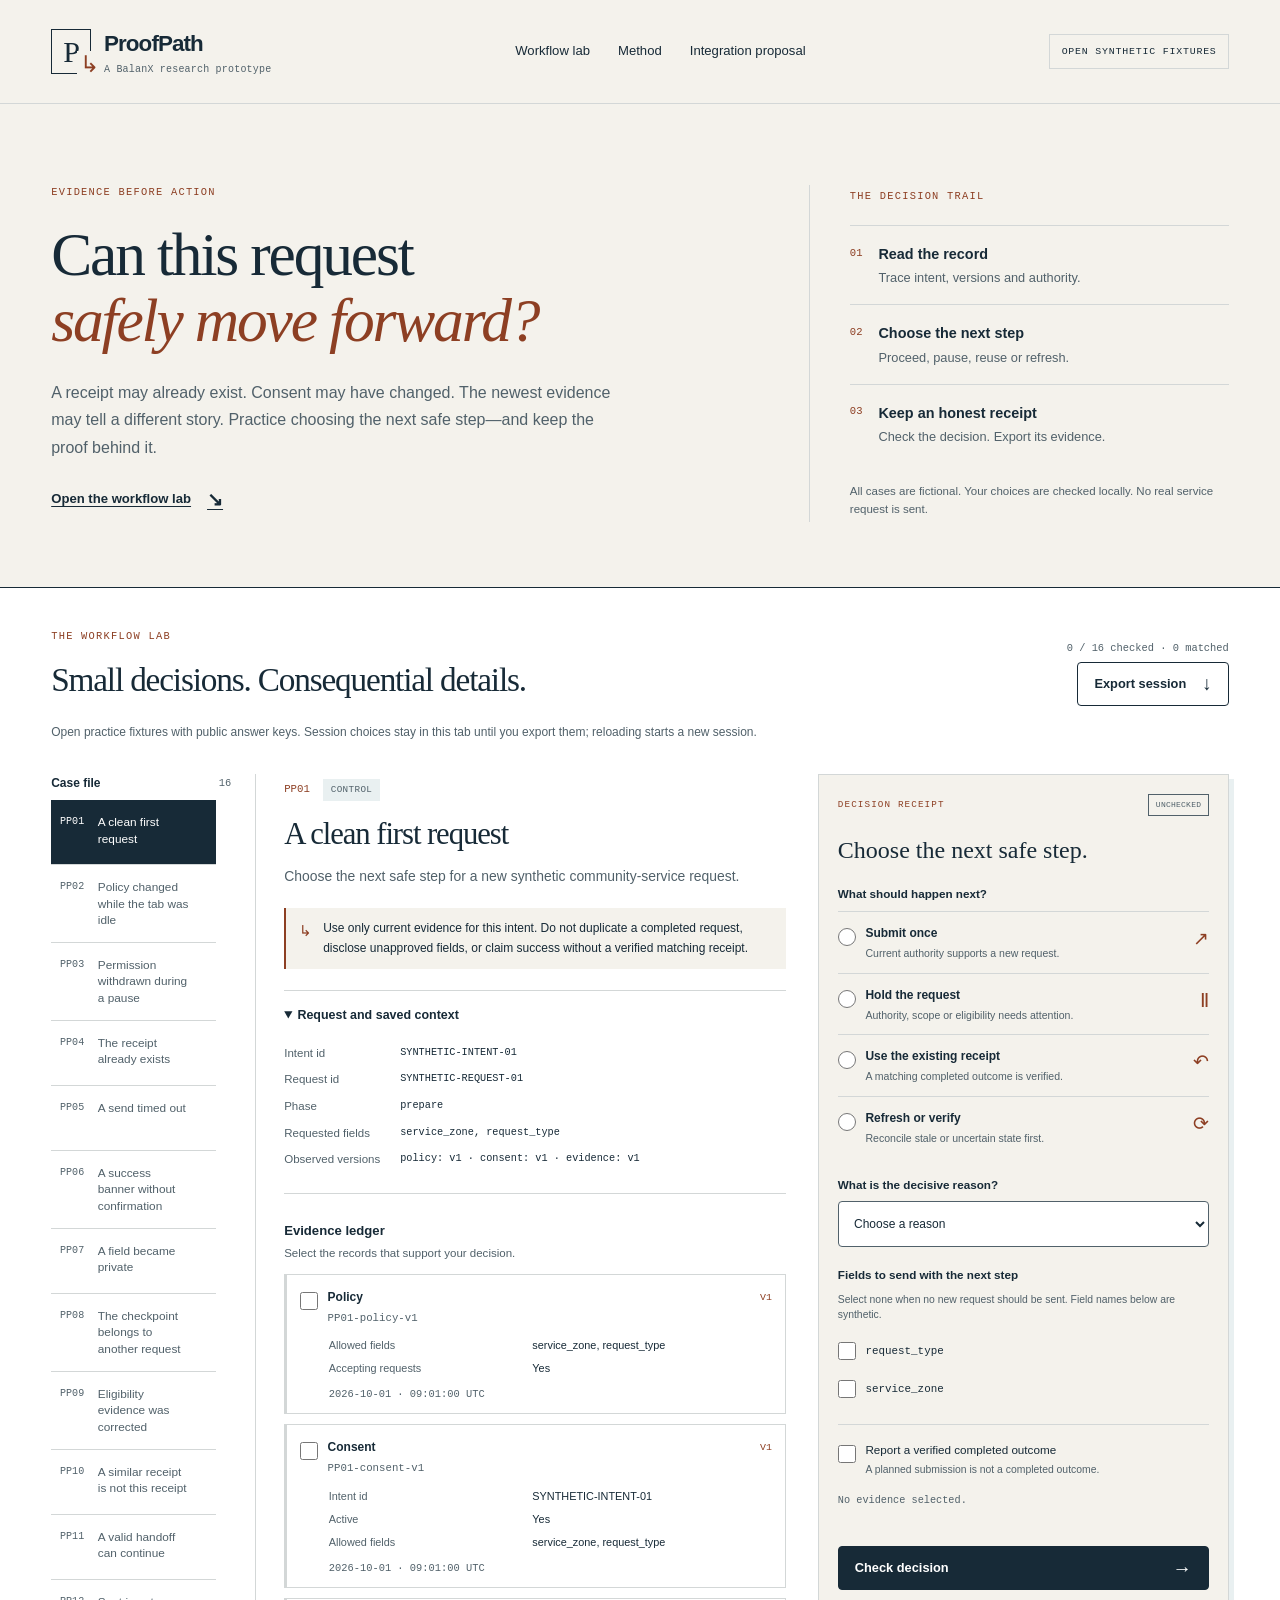
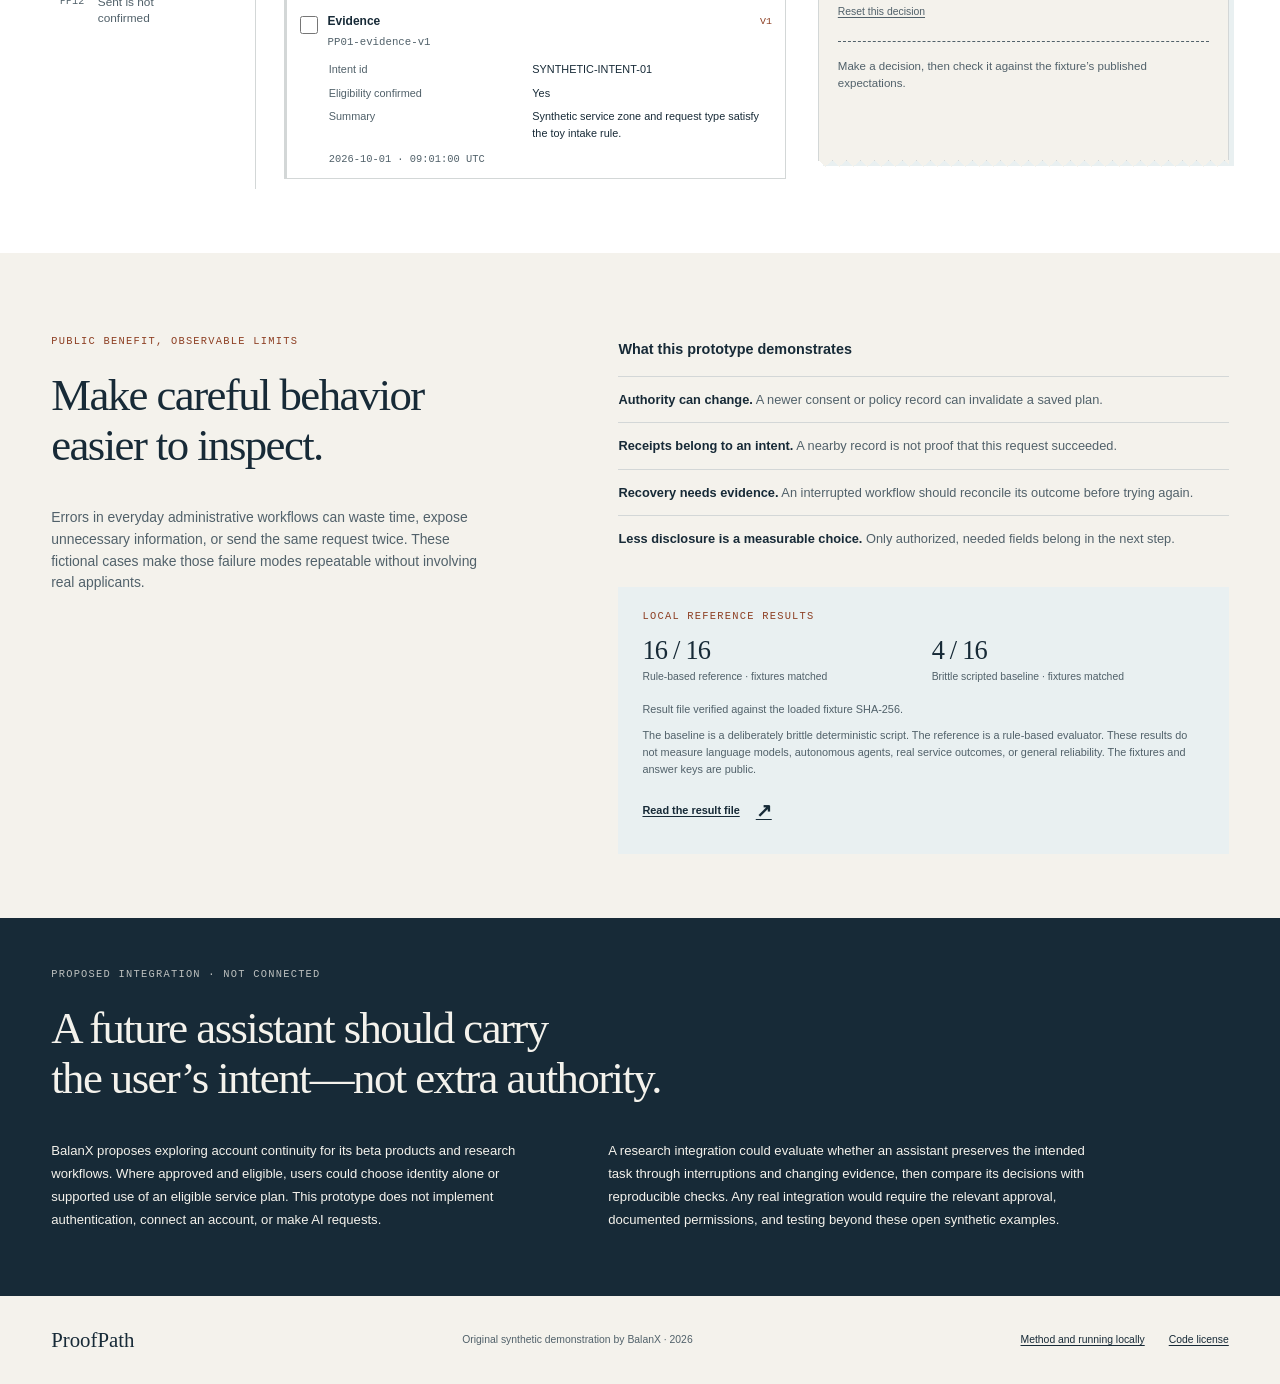
<file: index.html>
<!doctype html>
<html lang="en">
<head>
  <meta charset="utf-8">
  <meta name="viewport" content="width=device-width, initial-scale=1">
  <meta name="description" content="BalanX ProofPath is an open synthetic workflow lab for evidence, consent, duplicate prevention, and truthful outcomes.">
  <meta name="color-scheme" content="light">
  <title>ProofPath — Evidence before action</title>
  <link rel="stylesheet" href="style.css">
  <script src="app.js" defer></script>
</head>
<body>
  <a class="skip-link" href="#workspace">Skip to the workflow lab</a>
  <header class="site-header">
    <a class="brand" href="./" aria-label="ProofPath home"><span class="brand-mark" aria-hidden="true">P<span>↳</span></span><span>ProofPath<small>A BalanX research prototype</small></span></a>
    <nav aria-label="Page sections"><a href="#workspace">Workflow lab</a><a href="#method">Method</a><a href="#integration">Integration proposal</a></nav>
    <span class="edition">OPEN SYNTHETIC FIXTURES</span>
  </header>
  <main>
    <section class="intro" aria-labelledby="intro-title">
      <div class="intro-copy"><p class="eyebrow">Evidence before action</p><h1 id="intro-title">Can this request<br><em>safely move forward?</em></h1><p class="lede">A receipt may already exist. Consent may have changed. The newest evidence may tell a different story. Practice choosing the next safe step—and keep the proof behind it.</p><a class="text-link" href="#workspace">Open the workflow lab <span aria-hidden="true">↘</span></a></div>
      <div class="process" aria-label="Three steps in each exercise"><p class="eyebrow">The decision trail</p><ol><li><span class="step-index">01</span><div><strong>Read the record</strong><p>Trace intent, versions and authority.</p></div></li><li><span class="step-index">02</span><div><strong>Choose the next step</strong><p>Proceed, pause, reuse or refresh.</p></div></li><li><span class="step-index">03</span><div><strong>Keep an honest receipt</strong><p>Check the decision. Export its evidence.</p></div></li></ol><p class="process-note">All cases are fictional. Your choices are checked locally. No real service request is sent.</p></div>
    </section>

    <section id="workspace" class="workspace" aria-labelledby="workspace-title">
      <div class="workspace-heading"><div><p class="eyebrow">The workflow lab</p><h2 id="workspace-title">Small decisions. Consequential details.</h2></div><div class="session-summary"><span id="progress-label">Loading fixtures…</span><button id="export-session" class="button outline" type="button" disabled>Export session <span aria-hidden="true">↓</span></button></div></div>
      <p class="session-note">Open practice fixtures with public answer keys. Session choices stay in this tab until you export them; reloading starts a new session.</p>
      <div id="load-state" class="load-state" role="status"><span class="loading-dot" aria-hidden="true"></span><p id="load-message">Loading the synthetic case library…</p><button id="retry-load" class="button outline" type="button" onclick="window.ProofPathUI.retryLoad()" hidden>Try loading again</button></div>
      <div id="lab" class="lab" hidden>
        <aside class="case-index" aria-labelledby="case-index-title"><div class="index-heading"><h3 id="case-index-title">Case file</h3><span id="case-count" class="mono"></span></div><nav id="case-list" aria-label="Synthetic cases"></nav></aside>
        <div class="case-workspace">
          <div class="mobile-case"><label for="case-select">Choose a case</label><select id="case-select"></select></div>
          <article class="case-sheet" aria-labelledby="case-title">
            <header class="case-heading"><div class="case-meta"><span id="case-id" class="mono"></span><span id="case-category" class="tag"></span></div><h2 id="case-title" tabindex="-1"></h2><p id="case-goal" class="case-goal"></p></header>
            <div class="case-constraint"><span aria-hidden="true">↳</span><p id="case-constraint"></p></div>
            <details class="context-details" open><summary>Request and saved context</summary><dl id="case-facts" class="fact-grid"></dl></details>
            <div class="ledger-heading"><h3>Evidence ledger</h3><p>Select the records that support your decision.</p></div>
            <div id="records" class="records"></div>
          </article>
          <section class="decision-receipt" aria-labelledby="decision-title">
            <div class="receipt-heading"><p class="eyebrow">Decision receipt</p><span id="decision-stamp" class="stamp">UNCHECKED</span></div>
            <h3 id="decision-title">Choose the next safe step.</h3>
            <form id="decision-form" novalidate>
              <fieldset class="action-options"><legend>What should happen next?</legend>
                <label class="action-option"><input type="radio" name="action" value="submit"><span><strong>Submit once</strong><small>Current authority supports a new request.</small></span><span class="action-glyph" aria-hidden="true">↗</span></label>
                <label class="action-option"><input type="radio" name="action" value="hold"><span><strong>Hold the request</strong><small>Authority, scope or eligibility needs attention.</small></span><span class="action-glyph" aria-hidden="true">Ⅱ</span></label>
                <label class="action-option"><input type="radio" name="action" value="reuse_receipt"><span><strong>Use the existing receipt</strong><small>A matching completed outcome is verified.</small></span><span class="action-glyph" aria-hidden="true">↶</span></label>
                <label class="action-option"><input type="radio" name="action" value="refresh"><span><strong>Refresh or verify</strong><small>Reconcile stale or uncertain state first.</small></span><span class="action-glyph" aria-hidden="true">⟳</span></label>
              </fieldset>
              <div class="field"><label for="decision-reason">What is the decisive reason?</label><select id="decision-reason" name="reason" aria-describedby="decision-error"><option value="">Choose a reason</option></select></div>
              <fieldset class="disclosure-options"><legend>Fields to send with the next step</legend><p class="field-help">Select none when no new request should be sent. Field names below are synthetic.</p><div id="disclosure-fields"></div></fieldset>
              <label class="claim-option"><input id="claims-success" type="checkbox"><span>Report a verified completed outcome<small>A planned submission is not a completed outcome.</small></span></label>
              <p id="evidence-count" class="evidence-count">No evidence selected.</p><p id="decision-error" class="field-error" role="alert"></p>
              <button id="check-decision" class="button primary" type="submit">Check decision <span aria-hidden="true">→</span></button>
              <div class="receipt-actions"><button id="reset-decision" type="button" class="quiet-button" onclick="window.ProofPathUI.resetDecision()">Reset this decision</button><button id="undo-reset" type="button" class="quiet-button" onclick="window.ProofPathUI.undoReset()" hidden>Undo reset</button></div>
            </form>
            <div id="feedback" class="feedback" aria-live="polite" aria-atomic="true"><p>Make a decision, then check it against the fixture’s published expectations.</p></div>
          </section>
        </div>
      </div>
    </section>

    <section id="method" class="method" aria-labelledby="method-title"><div class="section-intro"><p class="eyebrow">Public benefit, observable limits</p><h2 id="method-title">Make careful behavior<br>easier to inspect.</h2><p>Errors in everyday administrative workflows can waste time, expose unnecessary information, or send the same request twice. These fictional cases make those failure modes repeatable without involving real applicants.</p></div><div class="method-details"><h3>What this prototype demonstrates</h3><ul class="principle-list"><li><strong>Authority can change.</strong> A newer consent or policy record can invalidate a saved plan.</li><li><strong>Receipts belong to an intent.</strong> A nearby record is not proof that this request succeeded.</li><li><strong>Recovery needs evidence.</strong> An interrupted workflow should reconcile its outcome before trying again.</li><li><strong>Less disclosure is a measurable choice.</strong> Only authorized, needed fields belong in the next step.</li></ul><div class="baseline"><p class="eyebrow">Local reference results</p><div id="baseline-results"><p>The scripted results will appear when their dataset matches this library.</p></div><p class="baseline-note">The baseline is a deliberately brittle deterministic script. The reference is a rule-based evaluator. These results do not measure language models, autonomous agents, real service outcomes, or general reliability. The fixtures and answer keys are public.</p><a href="results.json" class="text-link">Read the result file <span aria-hidden="true">↗</span></a></div></div></section>

    <section id="integration" class="integration" aria-labelledby="integration-title"><p class="eyebrow">Proposed integration · not connected</p><h2 id="integration-title">A future assistant should carry<br>the user’s intent—not extra authority.</h2><div class="integration-columns"><p>BalanX proposes exploring account continuity for its beta products and research workflows. Where approved and eligible, users could choose identity alone or supported use of an eligible service plan. This prototype does not implement authentication, connect an account, or make AI requests.</p><p>A research integration could evaluate whether an assistant preserves the intended task through interruptions and changing evidence, then compare its decisions with reproducible checks. Any real integration would require the relevant approval, documented permissions, and testing beyond these open synthetic examples.</p></div></section>
  </main>
  <footer class="site-footer"><a class="brand-name" href="./">ProofPath</a><p>Original synthetic demonstration by BalanX · 2026</p><div><a href="README.md">Method and running locally</a><a href="LICENSE">Code license</a></div></footer>
  <div id="announcement" class="sr-only" role="status" aria-live="polite" aria-atomic="true"></div>
  <noscript><p class="noscript-note">JavaScript is needed to explore the cases. You can still read the <a href="README.md">method</a>, <a href="scenarios.json">synthetic fixtures</a>, and <a href="results.json">scripted results</a>.</p></noscript>
</body>
</html>
</file>
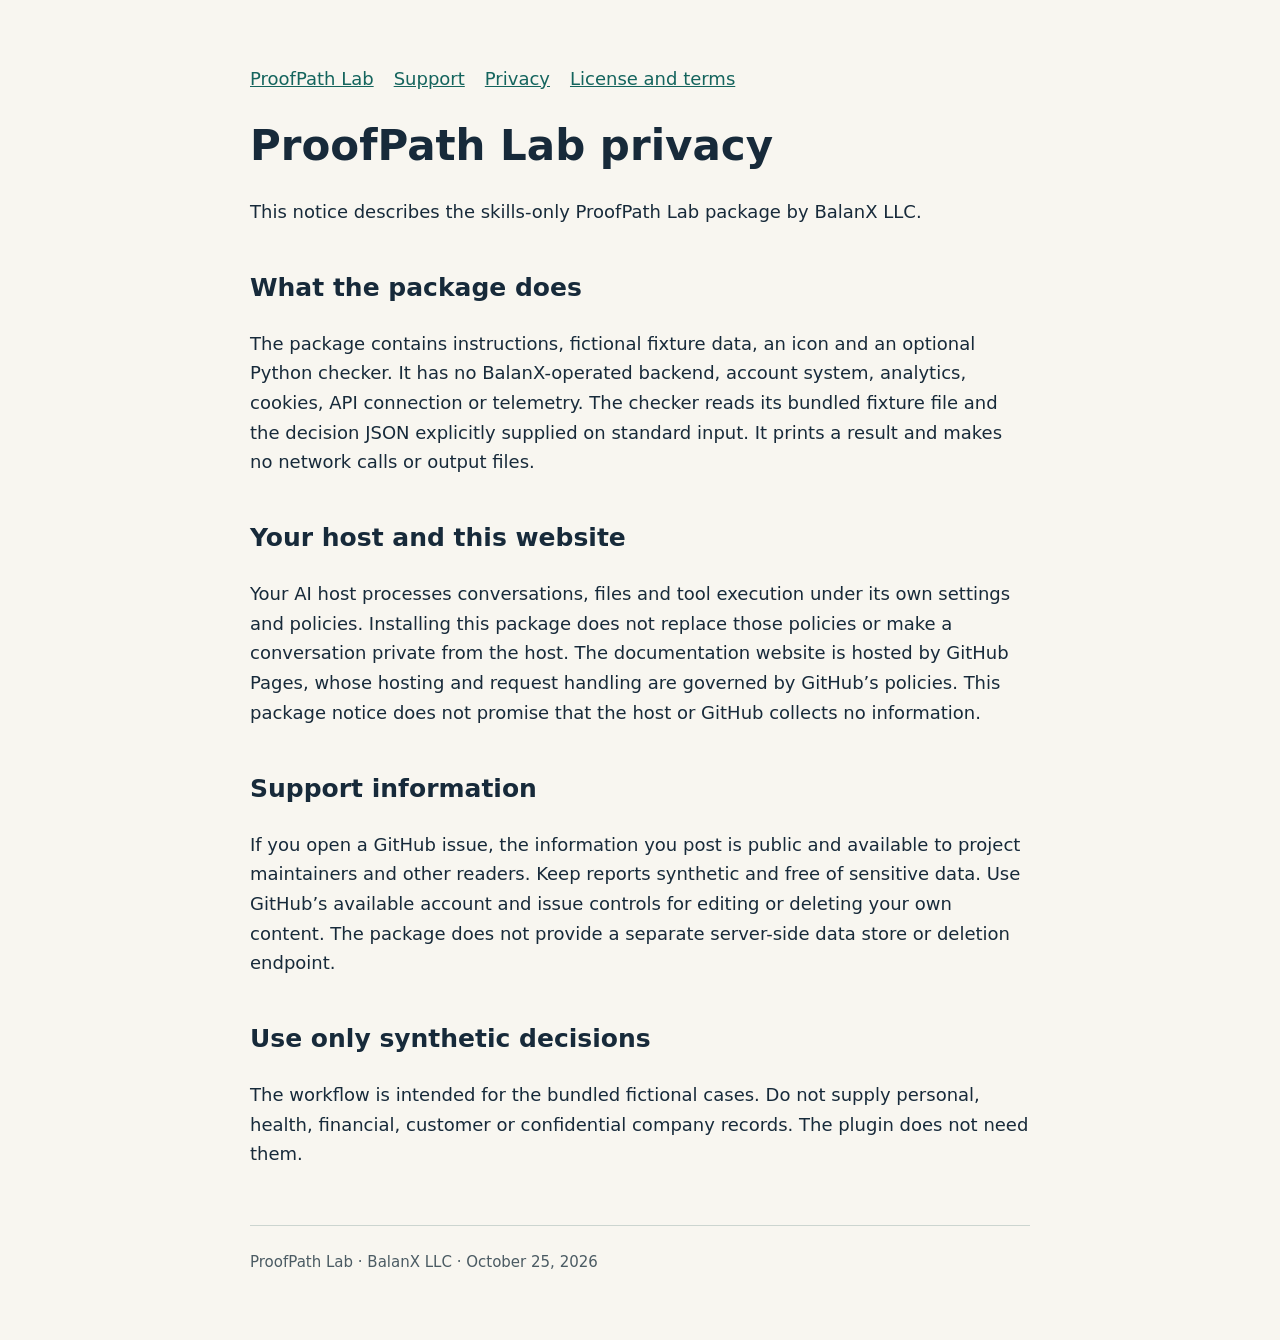
<file: plugin-privacy.html>
<!doctype html>
<html lang="en"><meta charset="utf-8"><meta name="viewport" content="width=device-width,initial-scale=1"><title>ProofPath Lab privacy · ProofPath Lab</title><style>body{font:18px/1.65 system-ui,sans-serif;color:#172a3a;background:#f8f6f0;margin:0}main{max-width:780px;margin:64px auto;padding:0 24px}h1{font-size:42px;line-height:1.12}h2{font-size:25px;margin-top:40px}a{color:#14645d}nav{display:flex;gap:20px;flex-wrap:wrap}small{color:#4b5b63}.icon{width:96px;height:96px}code{background:#e5eae7;padding:2px 5px}footer{margin-top:56px;border-top:1px solid #ccd5d0;padding-top:20px}</style><main><nav><a href="plugin.html">ProofPath Lab</a><a href="plugin-support.html">Support</a><a href="plugin-privacy.html">Privacy</a><a href="plugin-terms.html">License and terms</a></nav><h1>ProofPath Lab privacy</h1><p>This notice describes the skills-only ProofPath Lab package by BalanX LLC.</p><h2>What the package does</h2><p>The package contains instructions, fictional fixture data, an icon and an optional Python checker. It has no BalanX-operated backend, account system, analytics, cookies, API connection or telemetry. The checker reads its bundled fixture file and the decision JSON explicitly supplied on standard input. It prints a result and makes no network calls or output files.</p><h2>Your host and this website</h2><p>Your AI host processes conversations, files and tool execution under its own settings and policies. Installing this package does not replace those policies or make a conversation private from the host. The documentation website is hosted by GitHub Pages, whose hosting and request handling are governed by GitHub’s policies. This package notice does not promise that the host or GitHub collects no information.</p><h2>Support information</h2><p>If you open a GitHub issue, the information you post is public and available to project maintainers and other readers. Keep reports synthetic and free of sensitive data. Use GitHub’s available account and issue controls for editing or deleting your own content. The package does not provide a separate server-side data store or deletion endpoint.</p><h2>Use only synthetic decisions</h2><p>The workflow is intended for the bundled fictional cases. Do not supply personal, health, financial, customer or confidential company records. The plugin does not need them.</p><footer><small>ProofPath Lab · BalanX LLC · October 25, 2026</small></footer></main></html>
</file>
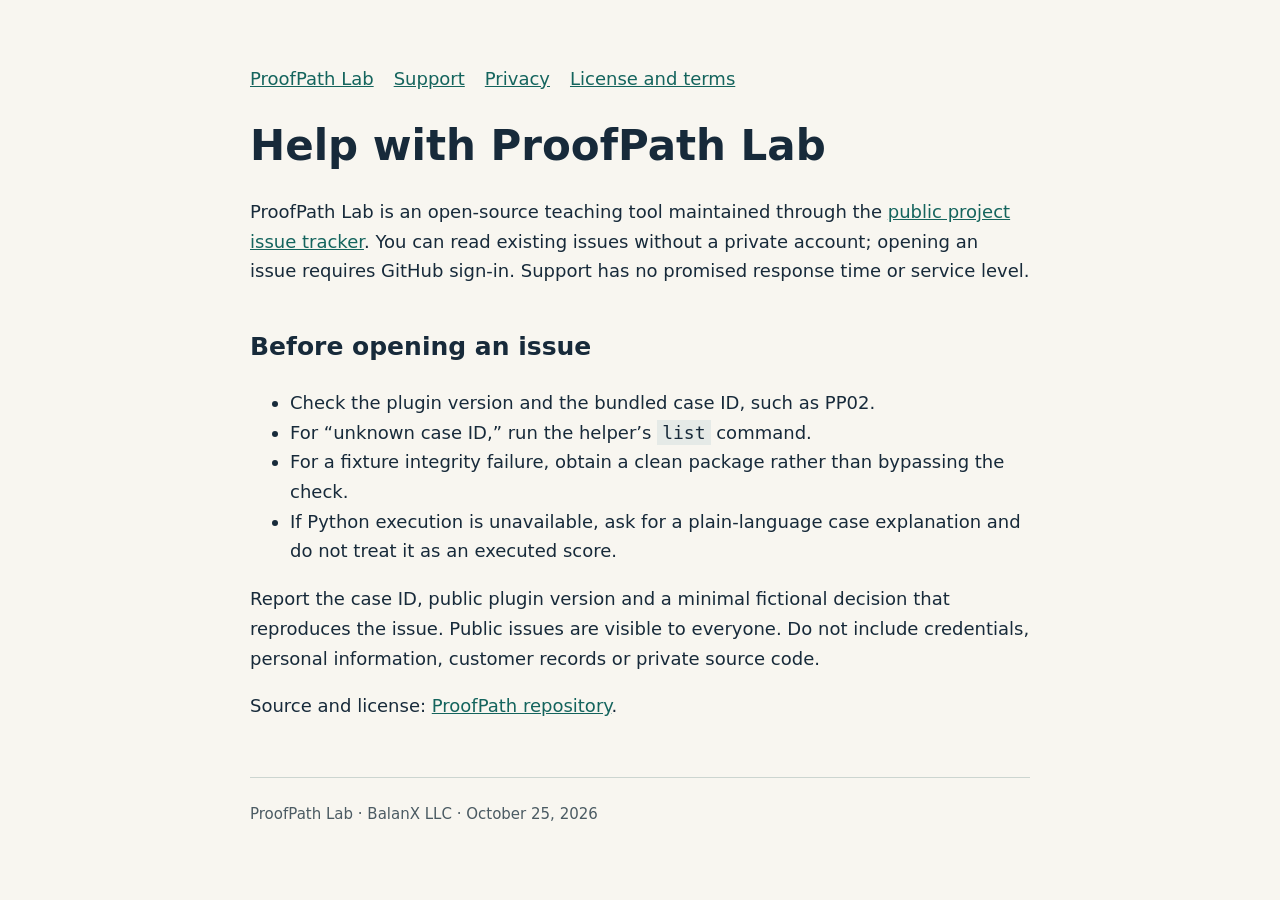
<file: plugin-support.html>
<!doctype html>
<html lang="en"><meta charset="utf-8"><meta name="viewport" content="width=device-width,initial-scale=1"><title>Help with ProofPath Lab · ProofPath Lab</title><style>body{font:18px/1.65 system-ui,sans-serif;color:#172a3a;background:#f8f6f0;margin:0}main{max-width:780px;margin:64px auto;padding:0 24px}h1{font-size:42px;line-height:1.12}h2{font-size:25px;margin-top:40px}a{color:#14645d}nav{display:flex;gap:20px;flex-wrap:wrap}small{color:#4b5b63}.icon{width:96px;height:96px}code{background:#e5eae7;padding:2px 5px}footer{margin-top:56px;border-top:1px solid #ccd5d0;padding-top:20px}</style><main><nav><a href="plugin.html">ProofPath Lab</a><a href="plugin-support.html">Support</a><a href="plugin-privacy.html">Privacy</a><a href="plugin-terms.html">License and terms</a></nav><h1>Help with ProofPath Lab</h1><p>ProofPath Lab is an open-source teaching tool maintained through the <a href="https://github.com/balanx-group/balanx-proofpath/issues">public project issue tracker</a>. You can read existing issues without a private account; opening an issue requires GitHub sign-in. Support has no promised response time or service level.</p><h2>Before opening an issue</h2><ul><li>Check the plugin version and the bundled case ID, such as PP02.</li><li>For “unknown case ID,” run the helper’s <code>list</code> command.</li><li>For a fixture integrity failure, obtain a clean package rather than bypassing the check.</li><li>If Python execution is unavailable, ask for a plain-language case explanation and do not treat it as an executed score.</li></ul><p>Report the case ID, public plugin version and a minimal fictional decision that reproduces the issue. Public issues are visible to everyone. Do not include credentials, personal information, customer records or private source code.</p><p>Source and license: <a href="https://github.com/balanx-group/balanx-proofpath">ProofPath repository</a>.</p><footer><small>ProofPath Lab · BalanX LLC · October 25, 2026</small></footer></main></html>
</file>
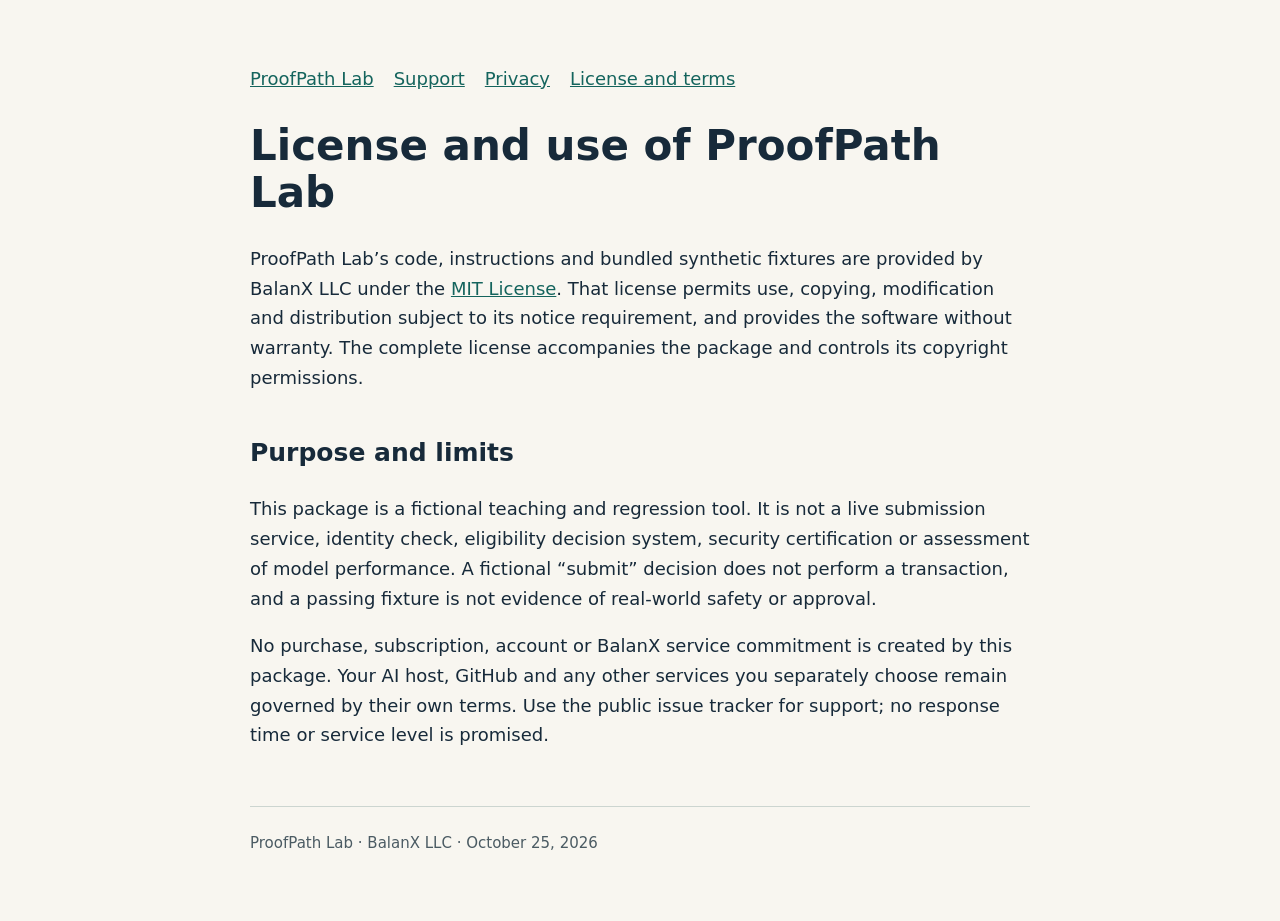
<file: plugin-terms.html>
<!doctype html>
<html lang="en"><meta charset="utf-8"><meta name="viewport" content="width=device-width,initial-scale=1"><title>License and use of ProofPath Lab · ProofPath Lab</title><style>body{font:18px/1.65 system-ui,sans-serif;color:#172a3a;background:#f8f6f0;margin:0}main{max-width:780px;margin:64px auto;padding:0 24px}h1{font-size:42px;line-height:1.12}h2{font-size:25px;margin-top:40px}a{color:#14645d}nav{display:flex;gap:20px;flex-wrap:wrap}small{color:#4b5b63}.icon{width:96px;height:96px}code{background:#e5eae7;padding:2px 5px}footer{margin-top:56px;border-top:1px solid #ccd5d0;padding-top:20px}</style><main><nav><a href="plugin.html">ProofPath Lab</a><a href="plugin-support.html">Support</a><a href="plugin-privacy.html">Privacy</a><a href="plugin-terms.html">License and terms</a></nav><h1>License and use of ProofPath Lab</h1><p>ProofPath Lab’s code, instructions and bundled synthetic fixtures are provided by BalanX LLC under the <a href="https://github.com/balanx-group/balanx-proofpath/blob/main/LICENSE">MIT License</a>. That license permits use, copying, modification and distribution subject to its notice requirement, and provides the software without warranty. The complete license accompanies the package and controls its copyright permissions.</p><h2>Purpose and limits</h2><p>This package is a fictional teaching and regression tool. It is not a live submission service, identity check, eligibility decision system, security certification or assessment of model performance. A fictional “submit” decision does not perform a transaction, and a passing fixture is not evidence of real-world safety or approval.</p><p>No purchase, subscription, account or BalanX service commitment is created by this package. Your AI host, GitHub and any other services you separately choose remain governed by their own terms. Use the public issue tracker for support; no response time or service level is promised.</p><footer><small>ProofPath Lab · BalanX LLC · October 25, 2026</small></footer></main></html>
</file>
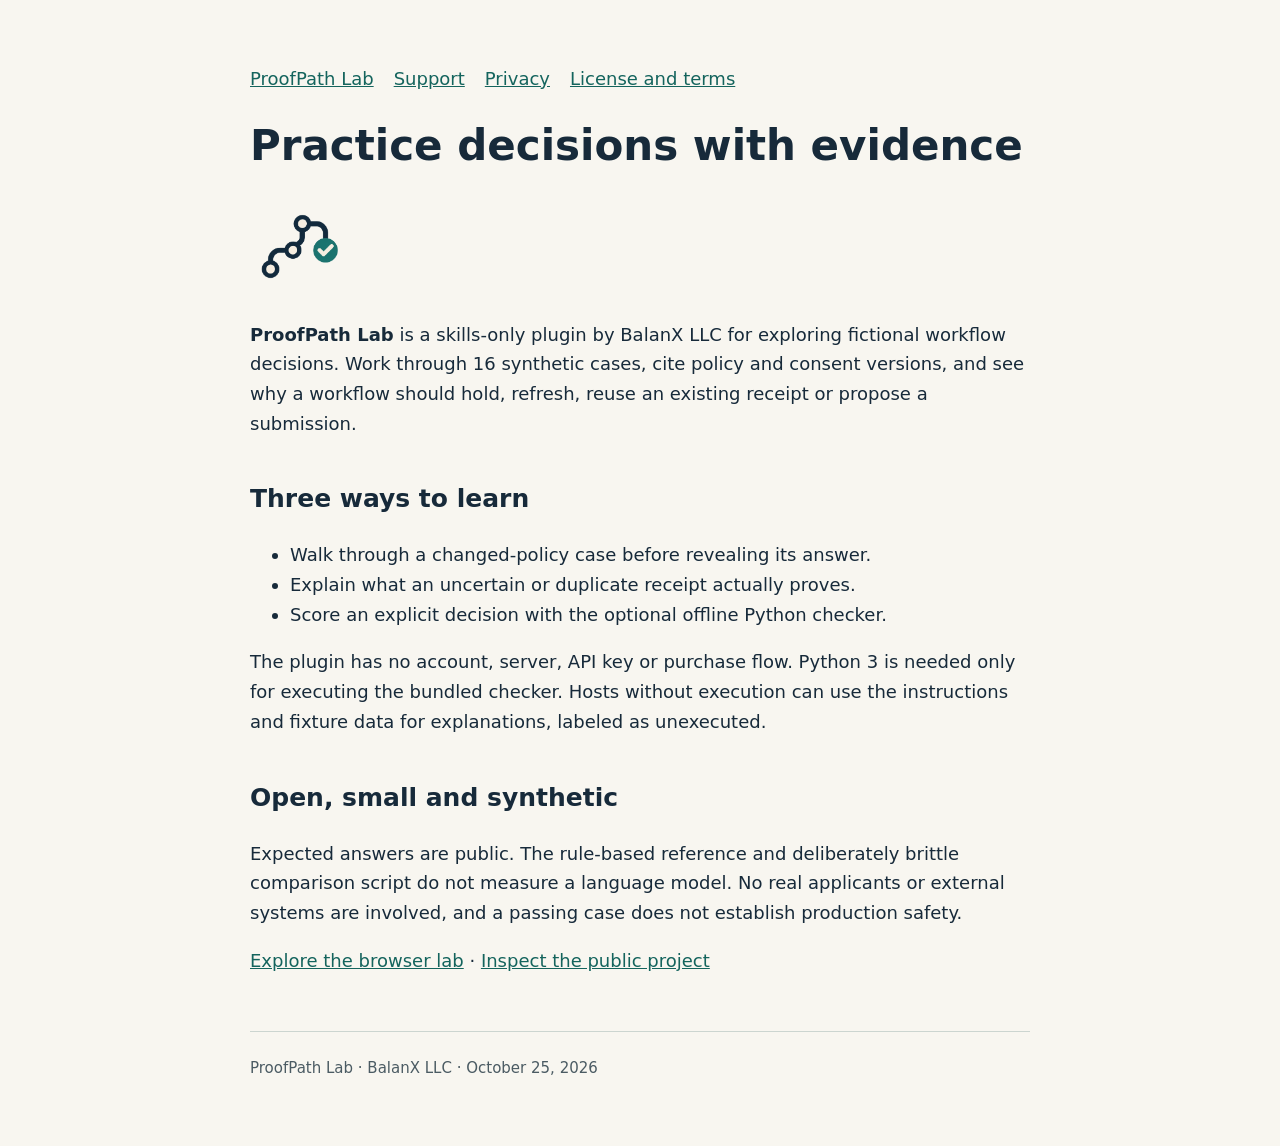
<file: plugin.html>
<!doctype html>
<html lang="en"><meta charset="utf-8"><meta name="viewport" content="width=device-width,initial-scale=1"><title>Practice decisions with evidence · ProofPath Lab</title><style>body{font:18px/1.65 system-ui,sans-serif;color:#172a3a;background:#f8f6f0;margin:0}main{max-width:780px;margin:64px auto;padding:0 24px}h1{font-size:42px;line-height:1.12}h2{font-size:25px;margin-top:40px}a{color:#14645d}nav{display:flex;gap:20px;flex-wrap:wrap}small{color:#4b5b63}.icon{width:96px;height:96px}code{background:#e5eae7;padding:2px 5px}footer{margin-top:56px;border-top:1px solid #ccd5d0;padding-top:20px}</style><main><nav><a href="plugin.html">ProofPath Lab</a><a href="plugin-support.html">Support</a><a href="plugin-privacy.html">Privacy</a><a href="plugin-terms.html">License and terms</a></nav><h1>Practice decisions with evidence</h1><img class="icon" src="plugin-icon.png" alt="ProofPath evidence-path icon"><p><strong>ProofPath Lab</strong> is a skills-only plugin by BalanX LLC for exploring fictional workflow decisions. Work through 16 synthetic cases, cite policy and consent versions, and see why a workflow should hold, refresh, reuse an existing receipt or propose a submission.</p><h2>Three ways to learn</h2><ul><li>Walk through a changed-policy case before revealing its answer.</li><li>Explain what an uncertain or duplicate receipt actually proves.</li><li>Score an explicit decision with the optional offline Python checker.</li></ul><p>The plugin has no account, server, API key or purchase flow. Python 3 is needed only for executing the bundled checker. Hosts without execution can use the instructions and fixture data for explanations, labeled as unexecuted.</p><h2>Open, small and synthetic</h2><p>Expected answers are public. The rule-based reference and deliberately brittle comparison script do not measure a language model. No real applicants or external systems are involved, and a passing case does not establish production safety.</p><p><a href="./">Explore the browser lab</a> · <a href="https://github.com/balanx-group/balanx-proofpath">Inspect the public project</a></p><footer><small>ProofPath Lab · BalanX LLC · October 25, 2026</small></footer></main></html>
</file>
<file: style.css>
:root {
  --paper: #F4F2EC; --surface: #FFFFFF; --ink: #172A37; --muted: #51616A;
  --copper: #8D3F23; --line: #D3D7D7; --wash: #E9F0F1; --success: #21634D; --danger: #A03B37;
  --font-display: Georgia, 'Times New Roman', serif;
  --font-body: -apple-system, BlinkMacSystemFont, 'Segoe UI', sans-serif;
  --font-utility: 'SFMono-Regular', Consolas, 'Liberation Mono', monospace;
  --radius-control: .25rem; --space-small: .5rem; --space-medium: 1rem; --space-large: 1.5rem;
  --scrollbar-thumb: #87969C; --scrollbar-hover: #51616A; --scrollbar-active: #172A37; --scrollbar-track: #E9F0F1;
  color-scheme: light; scrollbar-color: var(--scrollbar-thumb) var(--scrollbar-track); scrollbar-width: auto;
}
* { box-sizing: border-box; scrollbar-color: var(--scrollbar-thumb) var(--scrollbar-track); }
*::-webkit-scrollbar { width: 10px; height: 10px; }
*::-webkit-scrollbar-track { background: var(--scrollbar-track); }
*::-webkit-scrollbar-thumb { background: var(--scrollbar-thumb); border: 2px solid var(--scrollbar-track); border-radius: 5px; }
*::-webkit-scrollbar-thumb:hover { background: var(--scrollbar-hover); }
*::-webkit-scrollbar-thumb:active { background: var(--scrollbar-active); }
html { scroll-behavior: smooth; scroll-padding-top: 1.5rem; }
body { margin: 0; background: var(--paper); color: var(--ink); font: 15px/1.55 var(--font-body); -webkit-font-smoothing: antialiased; }
[hidden] { display: none !important; }
a { color: inherit; text-underline-offset: .22em; }
a:hover { color: var(--copper); }
button, input, select { font: inherit; }
button, select, summary, label:has(input) { cursor: pointer; }
button:disabled { cursor: not-allowed; opacity: .45; }
button:active:not(:disabled) { transform: translateY(1px); }
button, a, input, select, summary { -webkit-tap-highlight-color: transparent; }
:focus-visible { outline: 3px solid var(--copper); outline-offset: 4px; }
input { accent-color: var(--copper); }
input[type=checkbox], input[type=radio] { width: 18px; height: 18px; flex: 0 0 18px; margin: 4px 0 0; }
select { width: 100%; min-height: 46px; border: 1px solid var(--muted); border-radius: var(--radius-control); background: var(--surface); color: var(--ink); padding: .65rem 2rem .65rem .7rem; }
select:hover { border-color: var(--copper); }
h1, h2, h3, p { margin-top: 0; }
h1, h2 { font-family: var(--font-display); font-weight: 400; letter-spacing: -.035em; }
h3 { font-size: 1rem; }
em { font-weight: 400; }
.sr-only { position: absolute; width: 1px; height: 1px; margin: -1px; overflow: hidden; clip: rect(0,0,0,0); white-space: nowrap; }
.skip-link { position: absolute; z-index: 5; top: -100px; left: 1rem; padding: .8rem 1rem; background: var(--ink); color: var(--surface); }
.skip-link:focus { top: 1rem; }
.site-header, .intro, .workspace, .method, .integration, .site-footer { max-width: 1600px; margin: 0 auto; padding-left: clamp(1.25rem, 4vw, 4.5rem); padding-right: clamp(1.25rem, 4vw, 4.5rem); }
.site-header { min-height: 104px; display: flex; gap: 2rem; align-items: center; justify-content: space-between; border-bottom: 1px solid var(--line); }
.brand { display: flex; align-items: center; gap: .8rem; font-size: 1.4rem; font-weight: 650; letter-spacing: -.04em; text-decoration: none; }
.brand small { display: block; margin-top: .1rem; font: 10px/1.3 var(--font-utility); letter-spacing: .02em; color: var(--muted); }
.brand-mark { width: 40px; height: 45px; border: 1px solid var(--ink); display: grid; place-items: center; position: relative; font: 30px/1 var(--font-display); }
.brand-mark span { position: absolute; right: -8px; bottom: -5px; background: var(--paper); color: var(--copper); font: 23px var(--font-body); padding-left: 3px; }
.site-header nav { display: flex; gap: 1.75rem; font-size: .82rem; }
.site-header nav a { text-decoration: none; padding: .6rem 0; border-bottom: 1px solid transparent; }
.site-header nav a:hover { border-bottom-color: var(--copper); }
.edition, .eyebrow, .mono, .stamp, .tag { font-family: var(--font-utility); }
.edition { font-size: .62rem; letter-spacing: .08em; border: 1px solid var(--line); padding: .55rem .7rem; white-space: nowrap; }
.intro { display: grid; grid-template-columns: 1.4fr 1fr; gap: 6vw; padding-top: 5rem; padding-bottom: 4rem; }
.eyebrow { font-size: .65rem; letter-spacing: .12em; text-transform: uppercase; color: var(--copper); margin-bottom: 1.3rem; }
h1 { font-size: clamp(2.6rem, 4.8vw, 4.7rem); line-height: 1.08; margin-bottom: 1.6rem; }
h1 em { color: var(--copper); }
.lede { max-width: 560px; font-size: 1rem; line-height: 1.7; color: var(--muted); }
.text-link { display: inline-flex; gap: 1rem; align-items: center; font-size: .82rem; font-weight: 600; text-decoration-thickness: 1px; padding: .5rem 0; }
.text-link span { font-size: 1.2rem; }
.process { max-width: 420px; justify-self: end; align-self: center; width: 100%; border-left: 1px solid var(--line); padding: .2rem 0 .2rem 2.5rem; }
.process ol { list-style: none; padding: 0; margin: 0; }
.process li { display: flex; gap: 1rem; padding: 1rem 0; border-top: 1px solid var(--line); }
.step-index { font: .66rem var(--font-utility); color: var(--copper); padding-top: .3rem; }
.process strong { font-size: .9rem; }
.process li p { font-size: .8rem; color: var(--muted); margin: .2rem 0 0; }
.process-note { font-size: .72rem; color: var(--muted); margin: 1.25rem 0 0; }
.workspace { padding-top: 2.5rem; padding-bottom: 4rem; border-top: 1px solid var(--ink); background: var(--surface); }
.workspace-heading { display: flex; align-items: flex-end; justify-content: space-between; gap: 2rem; }
.workspace-heading .eyebrow { margin-bottom: .65rem; }
.workspace-heading h2 { margin-bottom: 0; font-size: clamp(1.7rem, 2.6vw, 2.5rem); }
.session-summary { display: flex; flex-direction: column; align-items: flex-end; gap: .5rem; }
#progress-label { font: .65rem var(--font-utility); color: var(--muted); }
.session-note { margin: 1.1rem 0 2rem; max-width: 850px; font-size: .75rem; color: var(--muted); }
.button { min-height: 44px; padding: .65rem 1rem; border-radius: var(--radius-control); display: inline-flex; align-items: center; justify-content: space-between; gap: 1rem; font-size: .8rem; font-weight: 600; border: 1px solid var(--ink); }
.button.primary { background: var(--ink); color: var(--surface); }
.button.primary:hover { background: var(--copper); border-color: var(--copper); }
.button.outline { background: transparent; color: var(--ink); }
.button.outline:hover:not(:disabled) { background: var(--wash); }
.button span { font-size: 1.2rem; line-height: 1; }
.load-state { min-height: 520px; display: flex; flex-direction: column; align-items: center; justify-content: center; color: var(--muted); text-align: center; }
.loading-dot { width: 12px; height: 12px; border: 2px solid var(--copper); border-radius: 50%; margin-bottom: 1rem; }
.lab { display: grid; grid-template-columns: 205px minmax(0,1fr); gap: 1.75rem; }
.case-index { border-right: 1px solid var(--line); padding-right: 1.5rem; min-width: 0; }
.index-heading { display: flex; justify-content: space-between; align-items: center; margin: 0 0 .5rem; }
.index-heading h3 { font-size: .75rem; margin: 0; }
.index-heading .mono { font-size: .65rem; color: var(--muted); }
#case-list { max-height: 840px; overflow-y: auto; scrollbar-gutter: stable; }
.case-button { width: 100%; text-align: left; border: 0; border-bottom: 1px solid var(--line); padding: .85rem .55rem; color: var(--muted); background: transparent; min-height: 65px; display: grid; grid-template-columns: 33px 1fr 12px; gap: .3rem; align-items: start; }
.case-button:hover { background: var(--paper); color: var(--ink); }
.case-button[aria-current=true] { background: var(--ink); color: var(--surface); }
.case-button .case-number { font: .63rem var(--font-utility); padding-top: .15rem; }
.case-button .case-name { font-size: .74rem; line-height: 1.4; }
.case-button .case-marker { font-size: .8rem; }
.case-workspace { display: grid; grid-template-columns: minmax(0,1fr) minmax(290px,.82fr); gap: 2rem; align-items: start; min-width: 0; }
.mobile-case { display: none; }
.case-sheet { min-width: 0; }
.case-heading { padding-top: .3rem; }
.case-meta { display: flex; gap: .8rem; align-items: center; margin-bottom: 1rem; }
.case-meta .mono { font-size: .67rem; color: var(--copper); }
.tag { font-size: .58rem; background: var(--wash); color: var(--muted); padding: .25rem .5rem; text-transform: uppercase; letter-spacing: .04em; }
.case-heading h2 { font-size: clamp(1.7rem, 2.4vw, 2.3rem); line-height: 1.15; margin-bottom: .85rem; }
.case-goal { font-size: .87rem; color: var(--muted); }
.case-constraint { display: flex; gap: .7rem; border-left: 2px solid var(--copper); padding: .7rem .8rem; margin: 1.3rem 0; background: var(--paper); }
.case-constraint span { color: var(--copper); }
.case-constraint p { font-size: .75rem; line-height: 1.6; margin: 0; }
.context-details { border-top: 1px solid var(--line); border-bottom: 1px solid var(--line); padding: .7rem 0; }
summary { font-size: .78rem; font-weight: 600; min-height: 30px; padding: .25rem 0; }
summary:hover { color: var(--copper); }
.fact-grid { display: grid; grid-template-columns: 100px minmax(0,1fr); gap: .55rem 1rem; font-size: .72rem; margin: .8rem 0; }
.fact-grid dt { color: var(--muted); }
.fact-grid dd { margin: 0; overflow-wrap: anywhere; font-family: var(--font-utility); font-size: .64rem; }
.ledger-heading { margin: 1.7rem 0 .7rem; }
.ledger-heading h3 { font-size: .82rem; margin: 0 0 .2rem; }
.ledger-heading p { margin: 0; color: var(--muted); font-size: .72rem; }
.record { border: 1px solid var(--line); border-left: 3px solid var(--line); margin-bottom: .65rem; background: var(--surface); }
.record:has(.record-cite:checked) { border-left-color: var(--copper); background: var(--paper); }
.record-heading { display: flex; gap: .7rem; padding: .8rem .8rem .65rem; align-items: start; }
.record-label { display: flex; gap: .6rem; width: 100%; align-items: start; }
.record-label > span { min-width: 0; flex: 1; }
.record-kind { display: flex; gap: .5rem; align-items: center; justify-content: space-between; font-size: .75rem; text-transform: capitalize; }
.record-id { display: block; font: .67rem/1.6 var(--font-utility); margin-top: .2rem; color: var(--muted); overflow-wrap: anywhere; }
.record-version { font: .62rem var(--font-utility); color: var(--copper); }
.record-data { padding: 0 .8rem .8rem 2.6rem; }
.record-data dl { display: grid; grid-template-columns: minmax(90px,.8fr) minmax(0,1fr); gap: .4rem .75rem; font-size: .68rem; margin: 0; }
.record-data dt { color: var(--muted); }
.record-data dd { margin: 0; overflow-wrap: anywhere; }
.record-data .record-time { display: block; font: .65rem var(--font-utility); color: var(--muted); margin-top: .7rem; }
.decision-receipt { background: var(--paper); border: 1px solid var(--line); padding: 1.2rem; box-shadow: 5px 5px 0 var(--wash); position: relative; min-width: 0; }
.decision-receipt::after { content: ''; display: block; height: 7px; position: absolute; left: -1px; right: -1px; bottom: -7px; background: linear-gradient(135deg,var(--paper) 25%,transparent 25%) -7px 0,linear-gradient(225deg,var(--paper) 25%,transparent 25%) -7px 0; background-size: 14px 14px; }
.receipt-heading { display: flex; justify-content: space-between; gap: .6rem; align-items: center; margin-bottom: 1.2rem; }
.receipt-heading .eyebrow { margin: 0; font-size: .58rem; }
.stamp { font-size: .5rem; letter-spacing: .03em; padding: .25rem .4rem; border: 1px solid var(--muted); color: var(--muted); white-space: nowrap; }
.stamp.matched { border-color: var(--success); color: var(--success); }
.stamp.mismatch { border-color: var(--danger); color: var(--danger); }
.decision-receipt h3 { font-family: var(--font-display); font-size: 1.5rem; line-height: 1.2; font-weight: 400; margin-bottom: 1.3rem; }
fieldset { border: 0; padding: 0; margin: 0 0 1rem; min-width: 0; }
legend { font-size: .73rem; font-weight: 600; padding: 0; margin-bottom: .5rem; }
.action-option { display: flex; gap: .6rem; padding: .75rem 0; border-top: 1px solid var(--line); align-items: start; }
.action-option:hover { color: var(--copper); }
.action-option > span:nth-child(2) { flex: 1; }
.action-option strong { font-size: .75rem; font-weight: 600; display: block; }
.action-option small { font-size: .66rem; line-height: 1.4; color: var(--muted); display: block; margin-top: .2rem; }
.action-glyph { font-size: 1.2rem; color: var(--copper); }
.field { margin: 1.15rem 0; }
.field > label { display: block; font-size: .73rem; font-weight: 600; margin-bottom: .45rem; }
.field select { font-size: .75rem; }
.field-help { font-size: .65rem; line-height: 1.5; color: var(--muted); margin-bottom: .55rem; }
.field-choice { display: flex; gap: .6rem; align-items: center; min-height: 38px; font: .68rem var(--font-utility); overflow-wrap: anywhere; }
.field-choice input { margin-top: 0; }
.claim-option { display: flex; gap: .6rem; margin: 1rem 0; padding-top: 1rem; border-top: 1px solid var(--line); font-size: .73rem; }
.claim-option small { display: block; font-size: .65rem; color: var(--muted); margin-top: .2rem; }
.evidence-count { font: .64rem var(--font-utility); color: var(--muted); margin: .8rem 0 0; }
.field-error { min-height: 1.5rem; font-size: .68rem; line-height: 1.4; color: var(--danger); margin: .4rem 0 .6rem; }
#check-decision { width: 100%; }
.receipt-actions { display: flex; justify-content: space-between; min-height: 44px; align-items: center; gap: .5rem; }
.quiet-button { background: transparent; border: 0; min-height: 44px; color: var(--muted); font-size: .65rem; text-decoration: underline; text-underline-offset: .2em; padding: .3rem 0; }
.quiet-button:hover { color: var(--copper); }
.feedback { border-top: 1px dashed var(--muted); margin-top: .4rem; padding-top: 1rem; min-height: 100px; font-size: .72rem; color: var(--muted); }
.feedback > p { margin-bottom: .4rem; }
.feedback-title { font-size: .85rem; font-weight: 650; color: var(--ink); }
.feedback.matched .feedback-title { color: var(--success); }
.feedback.mismatch .feedback-title { color: var(--danger); }
.check-list { list-style: none; padding: 0; margin: .8rem 0; }
.check-list li { display: flex; gap: .5rem; margin: .4rem 0; }
.check-list .pass { color: var(--success); }
.check-list .fail { color: var(--danger); }
.expected-answer { margin-top: 1rem; border-top: 1px solid var(--line); padding-top: .6rem; }
.expected-answer p { font-size: .65rem; overflow-wrap: anywhere; margin-bottom: .4rem; }
.method { padding-top: 5rem; padding-bottom: 4rem; display: grid; grid-template-columns: .9fr 1.15fr; gap: 7vw; }
.section-intro h2, .integration h2 { font-size: clamp(2rem, 3.5vw, 3.25rem); line-height: 1.12; }
.section-intro > p:last-child { max-width: 440px; color: var(--muted); font-size: .87rem; }
.method-details h3 { font-size: .9rem; margin: .3rem 0 1rem; }
.principle-list { padding: 0; margin: 0; list-style: none; }
.principle-list li { border-top: 1px solid var(--line); padding: .8rem 0; font-size: .8rem; color: var(--muted); }
.principle-list strong { color: var(--ink); }
.baseline { background: var(--wash); padding: 1.3rem 1.5rem; margin-top: 1.6rem; }
.baseline .eyebrow { margin-bottom: .7rem; }
.baseline-numbers { display: grid; grid-template-columns: 1fr 1fr; gap: 1rem; }
.baseline-number { margin-bottom: .8rem; }
.baseline-number strong { display: block; font: 1.65rem var(--font-display); letter-spacing: -.03em; }
.baseline-number span { display: block; font-size: .65rem; color: var(--muted); margin-top: .15rem; }
.baseline-note, #baseline-results p { font-size: .68rem; color: var(--muted); margin: .2rem 0 .6rem; }
.baseline .text-link { font-size: .68rem; }
.integration { padding-top: 3rem; padding-bottom: 4rem; background: var(--ink); color: var(--paper); }
.integration .eyebrow { color: var(--paper); opacity: .75; }
.integration-columns { display: grid; grid-template-columns: 1fr 1fr; gap: 4rem; font-size: .82rem; line-height: 1.75; max-width: 1050px; }
.integration-columns p { margin-bottom: 0; }
.site-footer { display: flex; align-items: center; justify-content: space-between; gap: 2rem; padding-top: 2rem; padding-bottom: 2rem; }
.brand-name { font: 1.3rem var(--font-display); text-decoration: none; }
.site-footer p { margin: 0; font-size: .65rem; color: var(--muted); }
.site-footer > div { display: flex; gap: 1.5rem; font-size: .65rem; }
.noscript-note { padding: 2rem; background: var(--surface); }
@media (min-width: 1450px) { .decision-receipt { padding: 1.5rem; } }
@media (max-width: 1120px) {
  .edition { display: none; }
  .intro { gap: 3rem; }
  .case-workspace { grid-template-columns: minmax(0,1fr); }
  .decision-receipt { max-width: none; }
  .lab { grid-template-columns: 190px minmax(0,1fr); }
  .action-options { display: grid; grid-template-columns: 1fr 1fr; gap: 0 1rem; }
  .action-options legend { grid-column: 1/-1; }
  .receipt-heading { margin-bottom: .8rem; }
  .decision-receipt h3 { font-size: 1.75rem; }
}
@media (max-width: 760px) {
  .site-header { min-height: 90px; }
  .site-header nav { gap: 1rem; font-size: .73rem; }
  .site-header nav a:last-child { display: none; }
  .brand { font-size: 1.2rem; }
  .brand small { font-size: .52rem; }
  .brand-mark { width: 32px; height: 37px; font-size: 25px; }
  .intro { grid-template-columns: 1fr; gap: 2.5rem; padding-top: 3rem; padding-bottom: 3rem; }
  .process { justify-self: stretch; max-width: none; padding: 0; border-left: 0; }
  .process .eyebrow { margin-bottom: .75rem; }
  .process li { padding: .75rem 0; }
  .workspace-heading { flex-direction: column; align-items: flex-start; gap: 1.2rem; }
  .session-summary { flex-direction: row; align-items: center; justify-content: space-between; width: 100%; }
  .session-note { margin-bottom: 1.5rem; }
  .lab { grid-template-columns: minmax(0,1fr); }
  .case-index { display: none; }
  .mobile-case { display: block; }
  .mobile-case label { display: block; font-size: .75rem; font-weight: 600; margin-bottom: .5rem; }
  .case-workspace { gap: 1.5rem; }
  .case-heading h2 { font-size: 2rem; }
  .method { grid-template-columns: 1fr; gap: 1.7rem; padding-top: 3rem; }
  .section-intro > p:last-child { max-width: none; }
  .integration-columns { grid-template-columns: 1fr; gap: 1.2rem; }
  .integration h2 br { display: none; }
  .site-footer { align-items: flex-start; flex-direction: column; gap: .9rem; }
  .site-footer > div { flex-wrap: wrap; }
}
@media (max-width: 420px) {
  .site-header nav { gap: .7rem; }
  .site-header nav a:nth-child(2) { display: none; }
  .action-options { grid-template-columns: 1fr; }
  .fact-grid { grid-template-columns: 85px minmax(0,1fr); gap: .5rem; }
  .record-data dl { grid-template-columns: 1fr; gap: .15rem; }
  .record-data dd { margin-bottom: .35rem; }
  .session-summary { gap: .75rem; }
  #progress-label { max-width: 130px; }
}
@media (prefers-reduced-motion: reduce) { html { scroll-behavior: auto; } *, *::before, *::after { transition: none !important; animation: none !important; } }
@media (forced-colors: active) {
  :root, * { scrollbar-color: auto; }
  *::-webkit-scrollbar-thumb { background: ButtonText; }
  *::-webkit-scrollbar-track { background: Canvas; }
  .case-button[aria-current=true], .action-option:has(input:checked) { outline: 2px solid Highlight; }
  .decision-receipt { box-shadow: none; }
  .record:has(.record-cite:checked) { border-left: 4px solid Highlight; }
}
</file>
